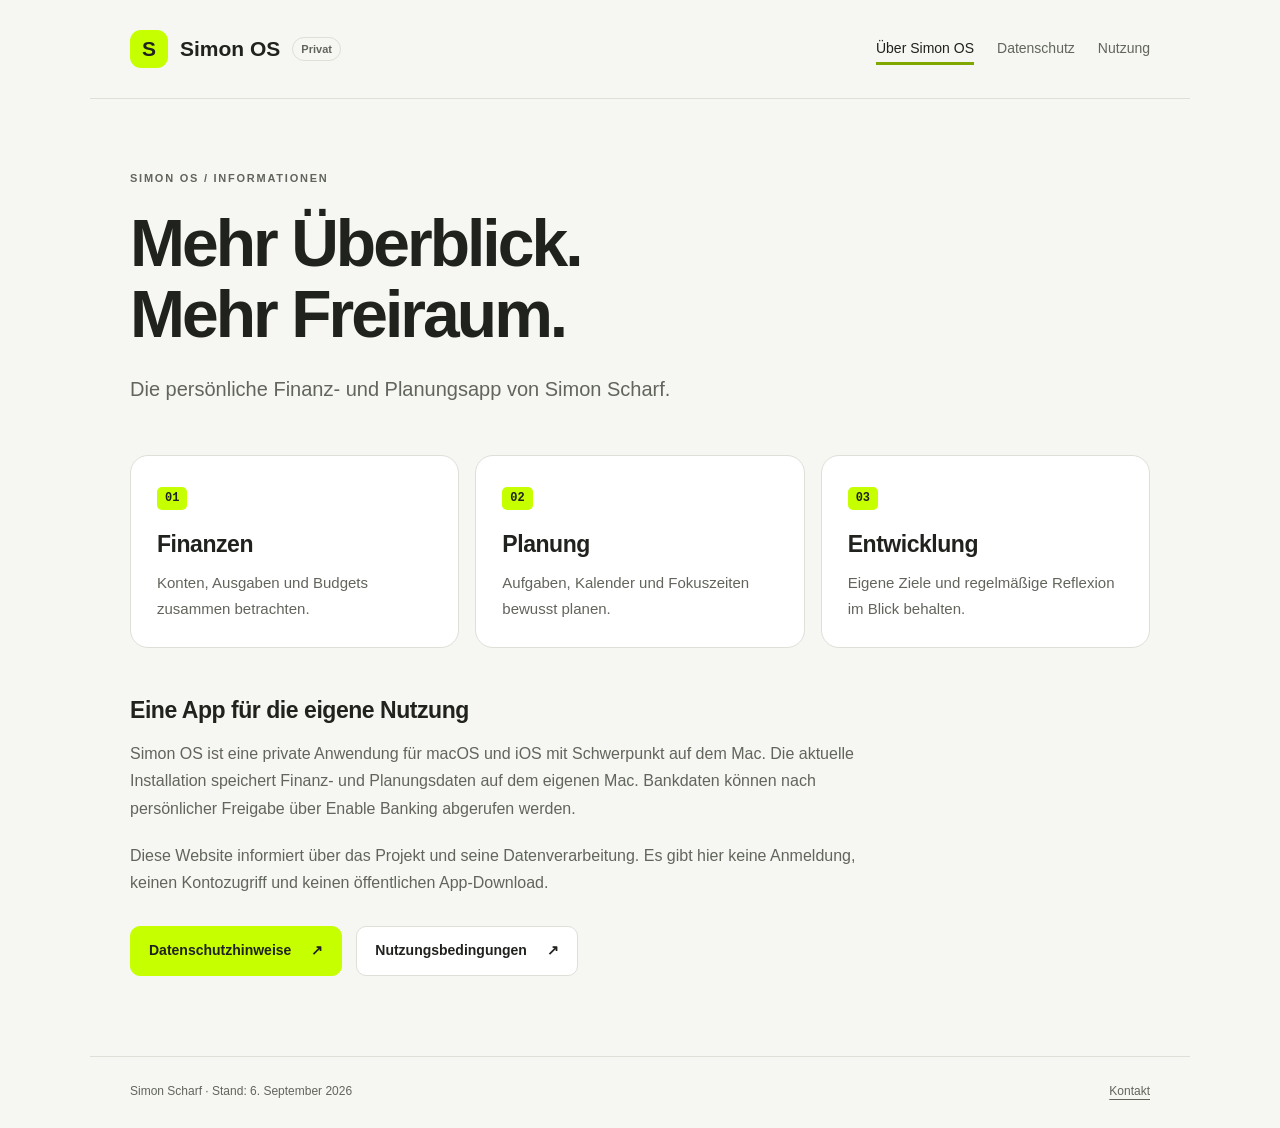
<file: index.html>
<!doctype html>
<html lang="de"><head><meta charset="utf-8"><meta name="viewport" content="width=device-width,initial-scale=1">
<meta name="referrer" content="no-referrer"><meta name="robots" content="noindex,nofollow">
<meta http-equiv="Content-Security-Policy" content="default-src 'none'; style-src 'self'; img-src 'self'; base-uri 'none'; form-action 'none'">
<title>Mehr Überblick.
Mehr Freiraum. · Simon OS</title><meta name="description" content="Informationen zur privaten Finanz- und Planungsapp Simon OS.">
<link rel="stylesheet" href="style.css"></head><body><a class="skip" href="#inhalt">Zum Inhalt</a>
<header><a class="brand" href="index.html"><span class="mark" aria-hidden="true">S</span>Simon OS<span class="badge">Privat</span></a><nav aria-label="Hauptnavigation"><a href="index.html" aria-current="page">Über Simon OS</a><a href="privacy.html">Datenschutz</a><a href="terms.html">Nutzung</a></nav></header>
<main id="inhalt"><p class="eyebrow">SIMON OS / INFORMATIONEN</p><h1>Mehr Überblick.
Mehr Freiraum.</h1><p class="lead">Die persönliche Finanz- und Planungsapp von Simon Scharf.</p><article>
<div class="cards"><section><span class="number">01</span><h2>Finanzen</h2><p>Konten, Ausgaben und Budgets zusammen betrachten.</p></section><section><span class="number">02</span><h2>Planung</h2><p>Aufgaben, Kalender und Fokuszeiten bewusst planen.</p></section><section><span class="number">03</span><h2>Entwicklung</h2><p>Eigene Ziele und regelmäßige Reflexion im Blick behalten.</p></section></div>
<h2>Eine App für die eigene Nutzung</h2><p>Simon OS ist eine private Anwendung für macOS und iOS mit Schwerpunkt auf dem Mac. Die aktuelle Installation speichert Finanz- und Planungsdaten auf dem eigenen Mac. Bankdaten können nach persönlicher Freigabe über Enable Banking abgerufen werden.</p>
<p>Diese Website informiert über das Projekt und seine Datenverarbeitung. Es gibt hier keine Anmeldung, keinen Kontozugriff und keinen öffentlichen App-Download.</p>
<div class="links"><a href="privacy.html">Datenschutzhinweise <span aria-hidden="true">↗</span></a><a href="terms.html">Nutzungsbedingungen <span aria-hidden="true">↗</span></a></div></article></main>
<footer><span>Simon Scharf · Stand: 6. September 2026</span><a href="mailto:simonscharf2004@gmail.com">Kontakt</a></footer></body></html>
</file>
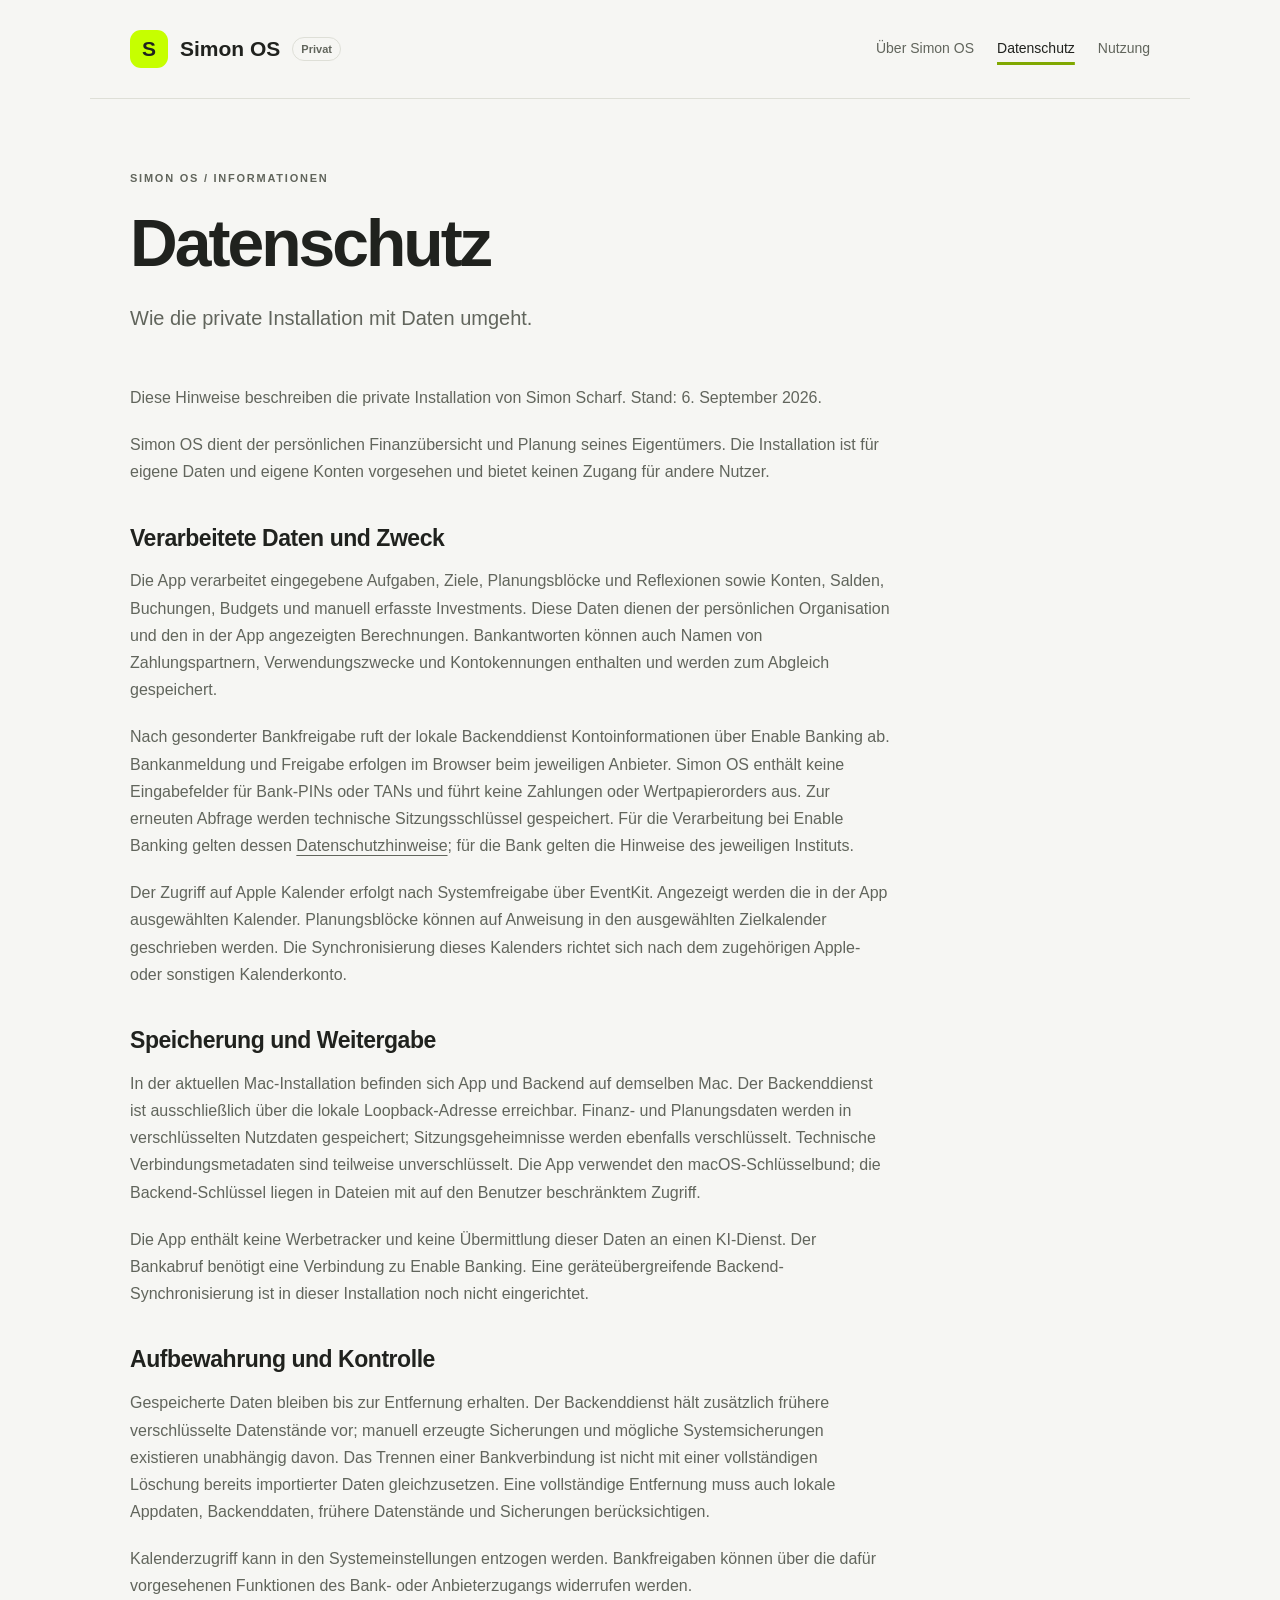
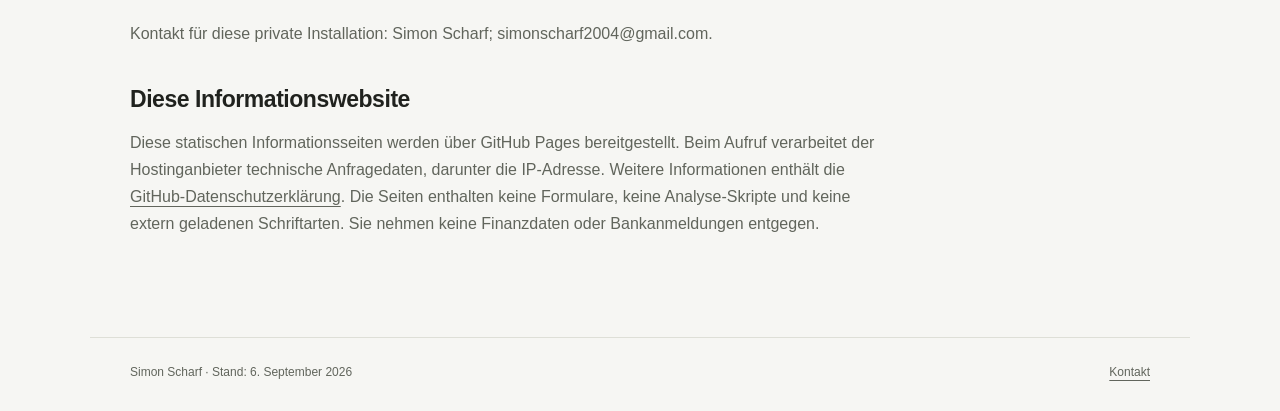
<file: privacy.html>
<!doctype html>
<html lang="de"><head><meta charset="utf-8"><meta name="viewport" content="width=device-width,initial-scale=1">
<meta name="referrer" content="no-referrer"><meta name="robots" content="noindex,nofollow">
<meta http-equiv="Content-Security-Policy" content="default-src 'none'; style-src 'self'; img-src 'self'; base-uri 'none'; form-action 'none'">
<title>Datenschutz · Simon OS</title><meta name="description" content="Informationen zur privaten Finanz- und Planungsapp Simon OS.">
<link rel="stylesheet" href="style.css"></head><body><a class="skip" href="#inhalt">Zum Inhalt</a>
<header><a class="brand" href="index.html"><span class="mark" aria-hidden="true">S</span>Simon OS<span class="badge">Privat</span></a><nav aria-label="Hauptnavigation"><a href="index.html">Über Simon OS</a><a href="privacy.html" aria-current="page">Datenschutz</a><a href="terms.html">Nutzung</a></nav></header>
<main id="inhalt"><p class="eyebrow">SIMON OS / INFORMATIONEN</p><h1>Datenschutz</h1><p class="lead">Wie die private Installation mit Daten umgeht.</p><article><p>Diese Hinweise beschreiben die private Installation von Simon Scharf. Stand: 6. September 2026.</p>
<p>Simon OS dient der persönlichen Finanzübersicht und Planung seines Eigentümers. Die Installation ist für eigene Daten und eigene Konten vorgesehen und bietet keinen Zugang für andere Nutzer.</p>
<h2>Verarbeitete Daten und Zweck</h2>
<p>Die App verarbeitet eingegebene Aufgaben, Ziele, Planungsblöcke und Reflexionen sowie Konten, Salden, Buchungen, Budgets und manuell erfasste Investments. Diese Daten dienen der persönlichen Organisation und den in der App angezeigten Berechnungen. Bankantworten können auch Namen von Zahlungspartnern, Verwendungszwecke und Kontokennungen enthalten und werden zum Abgleich gespeichert.</p>
<p>Nach gesonderter Bankfreigabe ruft der lokale Backenddienst Kontoinformationen über Enable Banking ab. Bankanmeldung und Freigabe erfolgen im Browser beim jeweiligen Anbieter. Simon OS enthält keine Eingabefelder für Bank-PINs oder TANs und führt keine Zahlungen oder Wertpapierorders aus. Zur erneuten Abfrage werden technische Sitzungsschlüssel gespeichert. Für die Verarbeitung bei Enable Banking gelten dessen <a href="https://enablebanking.com/privacy">Datenschutzhinweise</a>; für die Bank gelten die Hinweise des jeweiligen Instituts.</p>
<p>Der Zugriff auf Apple Kalender erfolgt nach Systemfreigabe über EventKit. Angezeigt werden die in der App ausgewählten Kalender. Planungsblöcke können auf Anweisung in den ausgewählten Zielkalender geschrieben werden. Die Synchronisierung dieses Kalenders richtet sich nach dem zugehörigen Apple- oder sonstigen Kalenderkonto.</p>
<h2>Speicherung und Weitergabe</h2>
<p>In der aktuellen Mac-Installation befinden sich App und Backend auf demselben Mac. Der Backenddienst ist ausschließlich über die lokale Loopback-Adresse erreichbar. Finanz- und Planungsdaten werden in verschlüsselten Nutzdaten gespeichert; Sitzungsgeheimnisse werden ebenfalls verschlüsselt. Technische Verbindungsmetadaten sind teilweise unverschlüsselt. Die App verwendet den macOS-Schlüsselbund; die Backend-Schlüssel liegen in Dateien mit auf den Benutzer beschränktem Zugriff.</p>
<p>Die App enthält keine Werbetracker und keine Übermittlung dieser Daten an einen KI-Dienst. Der Bankabruf benötigt eine Verbindung zu Enable Banking. Eine geräteübergreifende Backend-Synchronisierung ist in dieser Installation noch nicht eingerichtet.</p>
<h2>Aufbewahrung und Kontrolle</h2>
<p>Gespeicherte Daten bleiben bis zur Entfernung erhalten. Der Backenddienst hält zusätzlich frühere verschlüsselte Datenstände vor; manuell erzeugte Sicherungen und mögliche Systemsicherungen existieren unabhängig davon. Das Trennen einer Bankverbindung ist nicht mit einer vollständigen Löschung bereits importierter Daten gleichzusetzen. Eine vollständige Entfernung muss auch lokale Appdaten, Backenddaten, frühere Datenstände und Sicherungen berücksichtigen.</p>
<p>Kalenderzugriff kann in den Systemeinstellungen entzogen werden. Bankfreigaben können über die dafür vorgesehenen Funktionen des Bank- oder Anbieterzugangs widerrufen werden.</p>
<p>Kontakt für diese private Installation: Simon Scharf; simonscharf2004@gmail.com.</p>
<h2>Diese Informationswebsite</h2>
<p>Diese statischen Informationsseiten werden über GitHub Pages bereitgestellt. Beim Aufruf verarbeitet der Hostinganbieter technische Anfragedaten, darunter die IP-Adresse. Weitere Informationen enthält die <a href="https://docs.github.com/en/site-policy/privacy-policies/github-general-privacy-statement">GitHub-Datenschutzerklärung</a>. Die Seiten enthalten keine Formulare, keine Analyse-Skripte und keine extern geladenen Schriftarten. Sie nehmen keine Finanzdaten oder Bankanmeldungen entgegen.</p></article></main>
<footer><span>Simon Scharf · Stand: 6. September 2026</span><a href="mailto:simonscharf2004@gmail.com">Kontakt</a></footer></body></html>
</file>
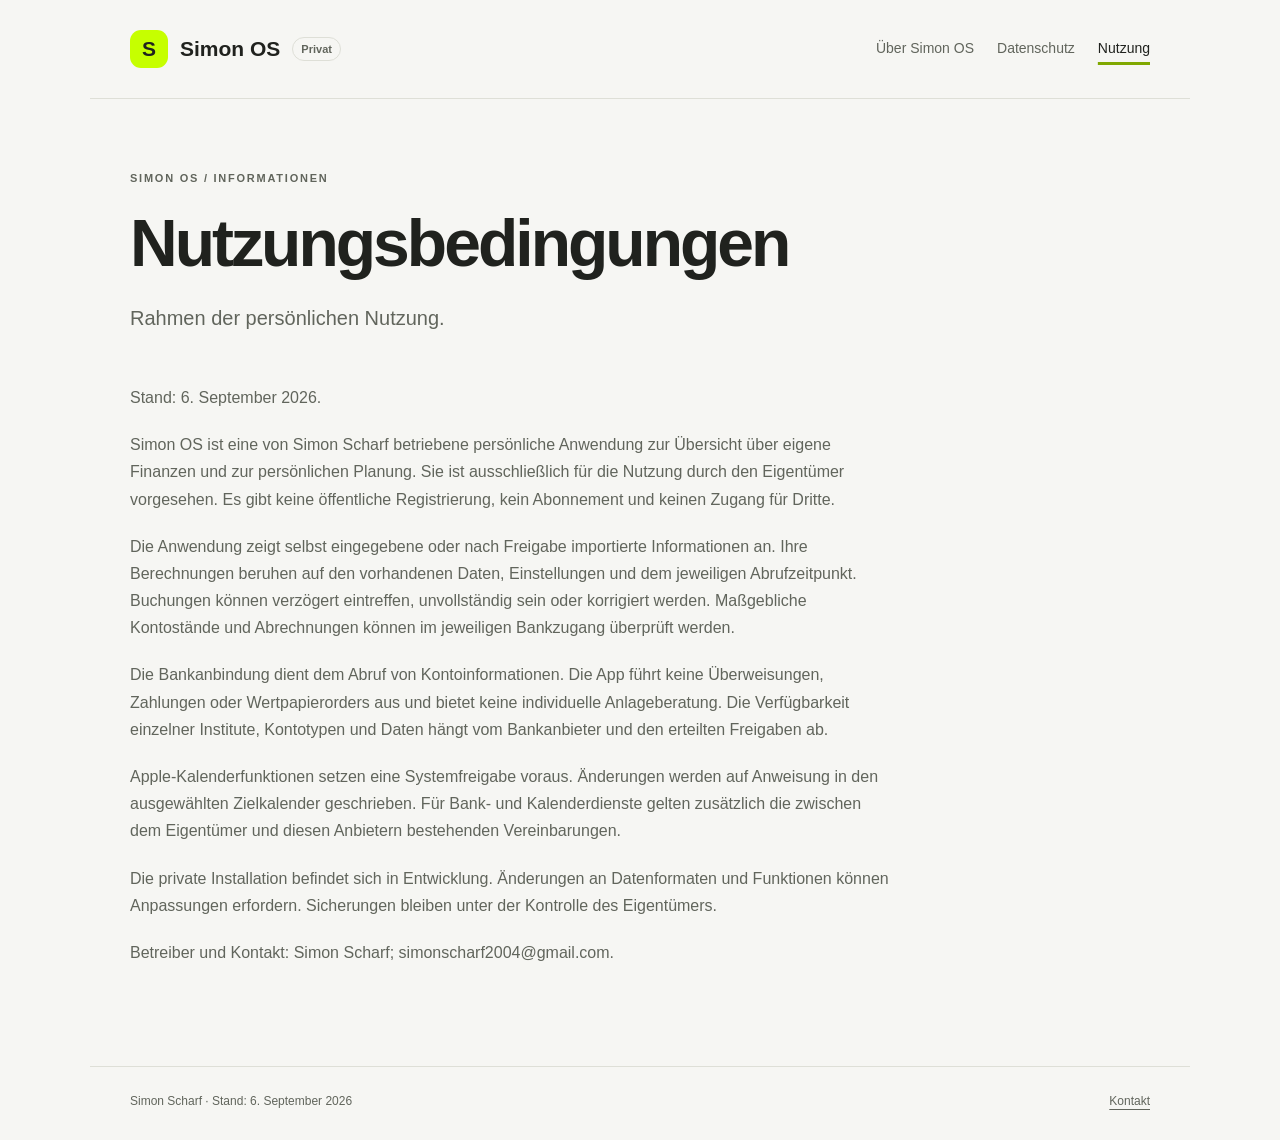
<file: terms.html>
<!doctype html>
<html lang="de"><head><meta charset="utf-8"><meta name="viewport" content="width=device-width,initial-scale=1">
<meta name="referrer" content="no-referrer"><meta name="robots" content="noindex,nofollow">
<meta http-equiv="Content-Security-Policy" content="default-src 'none'; style-src 'self'; img-src 'self'; base-uri 'none'; form-action 'none'">
<title>Nutzungsbedingungen · Simon OS</title><meta name="description" content="Informationen zur privaten Finanz- und Planungsapp Simon OS.">
<link rel="stylesheet" href="style.css"></head><body><a class="skip" href="#inhalt">Zum Inhalt</a>
<header><a class="brand" href="index.html"><span class="mark" aria-hidden="true">S</span>Simon OS<span class="badge">Privat</span></a><nav aria-label="Hauptnavigation"><a href="index.html">Über Simon OS</a><a href="privacy.html">Datenschutz</a><a href="terms.html" aria-current="page">Nutzung</a></nav></header>
<main id="inhalt"><p class="eyebrow">SIMON OS / INFORMATIONEN</p><h1>Nutzungsbedingungen</h1><p class="lead">Rahmen der persönlichen Nutzung.</p><article><p>Stand: 6. September 2026.</p>
<p>Simon OS ist eine von Simon Scharf betriebene persönliche Anwendung zur Übersicht über eigene Finanzen und zur persönlichen Planung. Sie ist ausschließlich für die Nutzung durch den Eigentümer vorgesehen. Es gibt keine öffentliche Registrierung, kein Abonnement und keinen Zugang für Dritte.</p>
<p>Die Anwendung zeigt selbst eingegebene oder nach Freigabe importierte Informationen an. Ihre Berechnungen beruhen auf den vorhandenen Daten, Einstellungen und dem jeweiligen Abrufzeitpunkt. Buchungen können verzögert eintreffen, unvollständig sein oder korrigiert werden. Maßgebliche Kontostände und Abrechnungen können im jeweiligen Bankzugang überprüft werden.</p>
<p>Die Bankanbindung dient dem Abruf von Kontoinformationen. Die App führt keine Überweisungen, Zahlungen oder Wertpapierorders aus und bietet keine individuelle Anlageberatung. Die Verfügbarkeit einzelner Institute, Kontotypen und Daten hängt vom Bankanbieter und den erteilten Freigaben ab.</p>
<p>Apple-Kalenderfunktionen setzen eine Systemfreigabe voraus. Änderungen werden auf Anweisung in den ausgewählten Zielkalender geschrieben. Für Bank- und Kalenderdienste gelten zusätzlich die zwischen dem Eigentümer und diesen Anbietern bestehenden Vereinbarungen.</p>
<p>Die private Installation befindet sich in Entwicklung. Änderungen an Datenformaten und Funktionen können Anpassungen erfordern. Sicherungen bleiben unter der Kontrolle des Eigentümers.</p>
<p>Betreiber und Kontakt: Simon Scharf; simonscharf2004@gmail.com.</p></article></main>
<footer><span>Simon Scharf · Stand: 6. September 2026</span><a href="mailto:simonscharf2004@gmail.com">Kontakt</a></footer></body></html>
</file>
<file: style.css>
:root{color-scheme:light;--bg:#f6f6f3;--panel:#fff;--ink:#20221e;--muted:#61655c;--line:#dedfd7;--lime:#c6ff00}
*{box-sizing:border-box}body{margin:0;background:var(--bg);color:var(--ink);font:16px/1.7 -apple-system,BlinkMacSystemFont,"Segoe UI",sans-serif}a{color:inherit;text-underline-offset:4px}a:hover{text-decoration-thickness:2px}a:focus-visible{outline:3px solid var(--ink);outline-offset:5px;border-radius:3px}.skip{position:absolute;top:-100px;background:var(--lime);padding:12px;z-index:2}.skip:focus{top:0}header,main,footer{max-width:1100px;margin:auto;padding-left:40px;padding-right:40px}header{display:flex;align-items:center;justify-content:space-between;gap:24px;padding-top:30px;padding-bottom:30px;border-bottom:1px solid var(--line)}.brand{display:flex;align-items:center;gap:12px;font-size:21px;font-weight:750;text-decoration:none;white-space:nowrap}.mark{display:grid;place-items:center;background:var(--lime);color:#20221e;width:38px;height:38px;border-radius:11px}.badge{font-size:11px;font-weight:600;border:1px solid var(--line);padding:2px 8px;border-radius:20px;color:var(--muted)}nav{display:flex;gap:23px;font-size:14px}nav a{text-decoration:none;color:var(--muted)}nav a[aria-current]{color:var(--ink);text-decoration:underline;text-decoration-color:#80a800;text-decoration-thickness:3px;text-underline-offset:9px}main{padding-top:70px;padding-bottom:80px;min-height:65vh}.eyebrow{font-size:11px;font-weight:750;letter-spacing:.16em;color:var(--muted);margin:0 0 20px}h1{font-size:clamp(36px,5.4vw,66px);line-height:1.08;font-weight:700;letter-spacing:-.045em;max-width:850px;margin:0 0 24px;white-space:pre-line;overflow-wrap:anywhere}.lead{font-size:20px;line-height:1.55;color:var(--muted);margin:0 0 50px;max-width:700px}article>p,article>h2{max-width:760px}h2{font-size:23px;line-height:1.3;letter-spacing:-.02em;margin:38px 0 14px}p{margin:0 0 20px}article>p{color:var(--muted)}.cards{display:grid;grid-template-columns:repeat(3,1fr);gap:16px;margin:0 0 48px}.cards section{background:var(--panel);padding:26px;border:1px solid var(--line);border-radius:18px}.number{display:inline-block;font:600 12px/1.6 ui-monospace,monospace;background:var(--lime);color:#20221e;padding:2px 8px;border-radius:5px}.cards h2{margin:20px 0 10px}.cards p{font-size:15px;color:var(--muted);margin:0}.links{display:flex;flex-wrap:wrap;gap:14px;margin-top:30px}.links a{background:var(--panel);border:1px solid var(--line);border-radius:10px;padding:12px 18px;text-decoration:none;font-size:14px;font-weight:600}.links a:first-child{background:var(--lime);color:#20221e;border-color:var(--lime)}.links span{margin-left:16px}footer{border-top:1px solid var(--line);padding-top:24px;padding-bottom:28px;display:flex;justify-content:space-between;gap:16px;color:var(--muted);font-size:12px}
@media(prefers-color-scheme:dark){:root{color-scheme:dark;--bg:#181a17;--panel:#22251f;--ink:#f4f5f0;--muted:#b4b9ac;--line:#393d33}nav a[aria-current]{text-decoration-color:var(--lime)}}
@media(max-width:640px){header,main,footer{padding-left:24px;padding-right:24px}header{align-items:flex-start;flex-direction:column;gap:22px;padding-top:24px;padding-bottom:26px}nav{gap:22px;font-size:13px}main{padding-top:46px;padding-bottom:48px}.lead{font-size:18px;margin-bottom:32px}.cards{grid-template-columns:1fr;gap:12px;margin-bottom:32px}.cards section{padding:22px}.cards h2{margin-top:14px}footer{flex-direction:column;gap:6px}}
</file>
